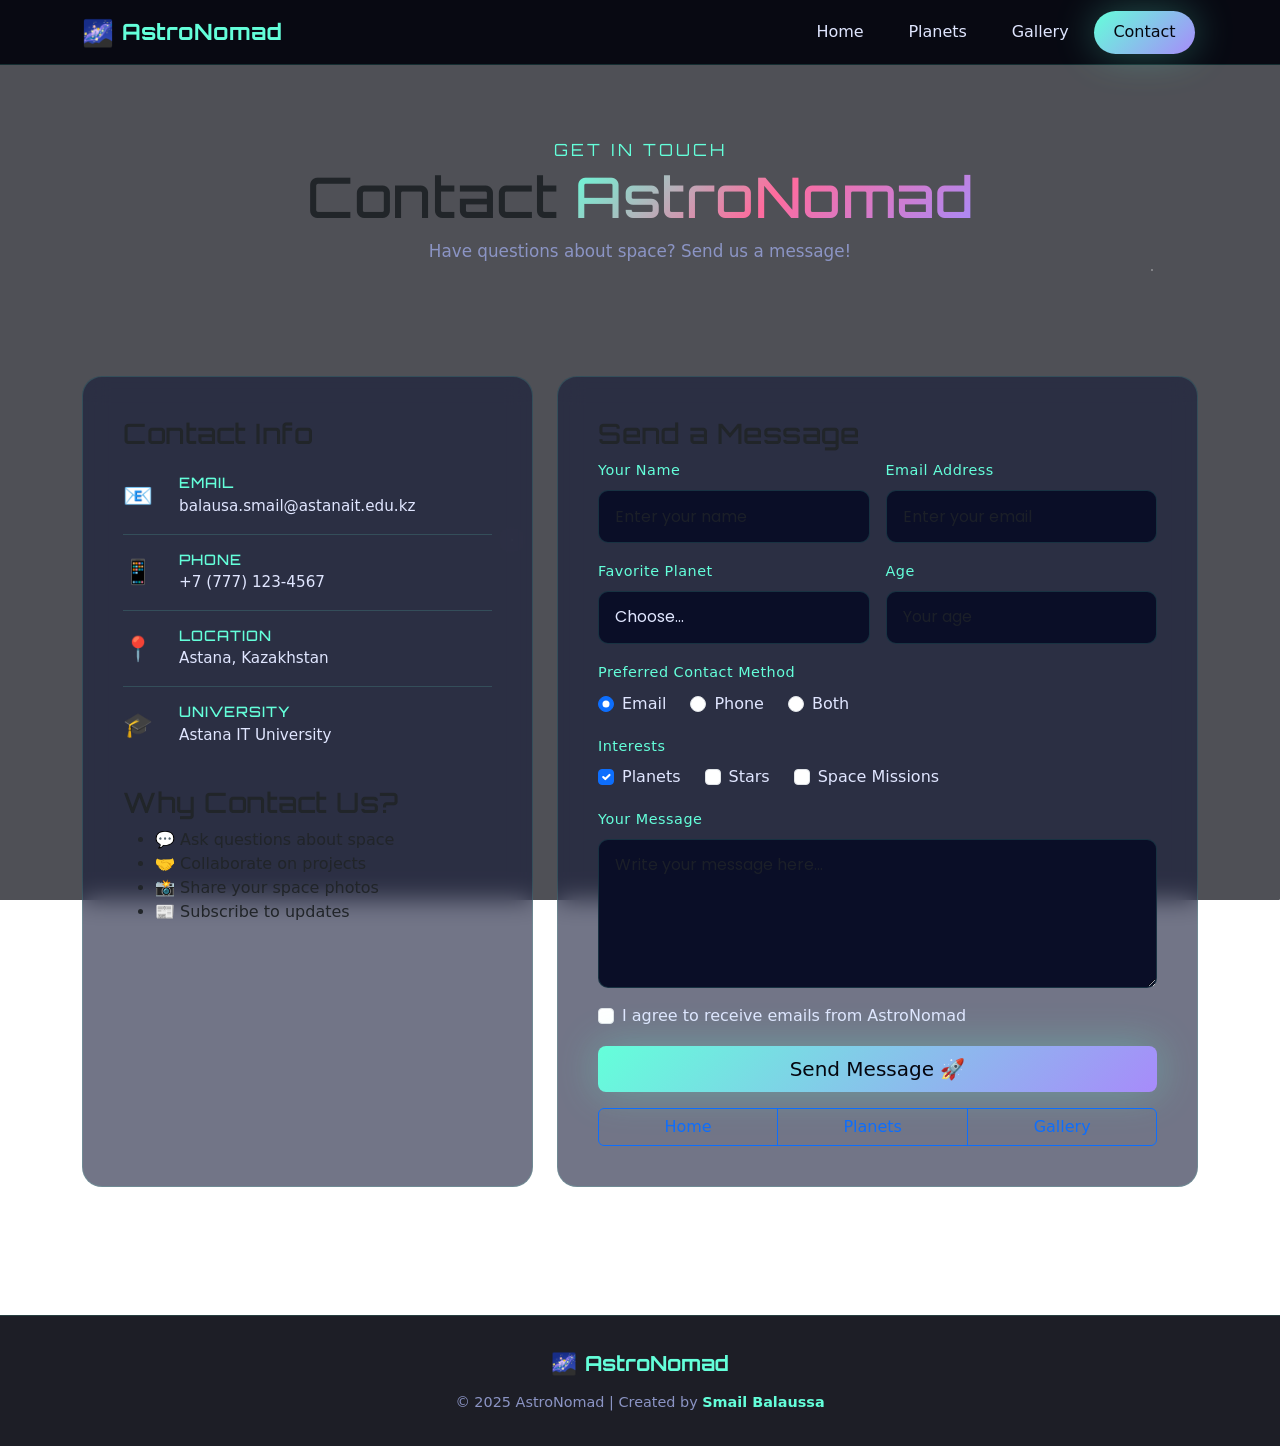
<file: contact.html>
<!DOCTYPE html>
<html lang="en">
<head>
    <meta charset="UTF-8">
    <meta name="viewport" content="width=device-width, initial-scale=1.0">
    <title>AstroNomad | Contact Us</title>
    <link rel="stylesheet" href="css/style.css">
    <link href="https://cdn.jsdelivr.net/npm/bootstrap@5.3.2/dist/css/bootstrap.min.css" rel="stylesheet">
    <link href="https://fonts.googleapis.com/css2?family=Orbitron:wght@400;700;900&family=Poppins:wght@300;400;600&display=swap" rel="stylesheet">
</head>
<body>

    <nav class="navbar navbar-expand-lg navbar-dark custom-navbar sticky-top">
        <div class="container">
            <a class="navbar-brand" href="index.html">
                <span class="logo-icon">🌌</span> AstroNomad
            </a>
            <button class="navbar-toggler" type="button" data-bs-toggle="collapse" data-bs-target="#mainNav">
                <span class="navbar-toggler-icon"></span>
            </button>
            <div class="collapse navbar-collapse" id="mainNav">
                <ul class="navbar-nav ms-auto">
                    <li class="nav-item"><a class="nav-link" href="index.html">Home</a></li>
                    <li class="nav-item"><a class="nav-link" href="planets.html">Planets</a></li>
                    <li class="nav-item"><a class="nav-link" href="gallery.html">Gallery</a></li>
                    <li class="nav-item"><a class="nav-link active" href="contact.html">Contact</a></li>
                </ul>
            </div>
        </div>
    </nav>

    <section class="page-header">
        <p class="section-tag">Get in Touch</p>
        <h1>Contact <span class="gradient-text">AstroNomad</span></h1>
        <p>Have questions about space? Send us a message!</p>
    </section>

    <section class="contact-section">
        <div class="container">
            <div class="row g-4">
                
                <!-- CONTACT INFO -->
                <div class="col-lg-5">
                    <div class="contact-info">
                        <h3>Contact Info</h3>
                        
                        <div class="info-item">
                            <span class="info-icon">📧</span>
                            <div>
                                <h4>Email</h4>
                                <p>balausa.smail@astanait.edu.kz</p>
                            </div>
                        </div>
                        
                        <div class="info-item">
                            <span class="info-icon">📱</span>
                            <div>
                                <h4>Phone</h4>
                                <p>+7 (777) 123-4567</p>
                            </div>
                        </div>
                        
                        <div class="info-item">
                            <span class="info-icon">📍</span>
                            <div>
                                <h4>Location</h4>
                                <p>Astana, Kazakhstan</p>
                            </div>
                        </div>
                        
                        <div class="info-item">
                            <span class="info-icon">🎓</span>
                            <div>
                                <h4>University</h4>
                                <p>Astana IT University</p>
                            </div>
                        </div>

                        <h3 style="margin-top: 1.5rem;">Why Contact Us?</h3>
                        <ul class="contact-reasons">
                            <li>💬 Ask questions about space</li>
                            <li>🤝 Collaborate on projects</li>
                            <li>📸 Share your space photos</li>
                            <li>📰 Subscribe to updates</li>
                        </ul>
                    </div>
                </div>

                <!-- BOOTSTRAP FORM -->
                <div class="col-lg-7">
                    <div class="form-container">
                        <h3>Send a Message</h3>
                        
                        <form id="contact-form">
                            <div class="row g-3">
                                
                                <div class="col-md-6">
                                    <label for="name" class="form-label">Your Name</label>
                                    <input type="text" class="form-control" id="name" placeholder="Enter your name" required>
                                </div>
                                
                                <div class="col-md-6">
                                    <label for="email" class="form-label">Email Address</label>
                                    <input type="email" class="form-control" id="email" placeholder="Enter your email" required>
                                </div>
                                
                                <div class="col-md-6">
                                    <label for="planet" class="form-label">Favorite Planet</label>
                                    <select class="form-select" id="planet">
                                        <option selected>Choose...</option>
                                        <option value="mercury">Mercury</option>
                                        <option value="venus">Venus</option>
                                        <option value="earth">Earth</option>
                                        <option value="mars">Mars</option>
                                        <option value="jupiter">Jupiter</option>
                                        <option value="saturn">Saturn</option>
                                        <option value="uranus">Uranus</option>
                                        <option value="neptune">Neptune</option>
                                    </select>
                                </div>
                                
                                <div class="col-md-6">
                                    <label for="age" class="form-label">Age</label>
                                    <input type="number" class="form-control" id="age" placeholder="Your age" min="1" max="120">
                                </div>
                                
                                <div class="col-12">
                                    <label class="form-label">Preferred Contact Method</label>
                                    <div class="d-flex gap-4 flex-wrap">
                                        <div class="form-check">
                                            <input class="form-check-input" type="radio" name="contactMethod" id="contactEmail" checked>
                                            <label class="form-check-label" for="contactEmail">Email</label>
                                        </div>
                                        <div class="form-check">
                                            <input class="form-check-input" type="radio" name="contactMethod" id="contactPhone">
                                            <label class="form-check-label" for="contactPhone">Phone</label>
                                        </div>
                                        <div class="form-check">
                                            <input class="form-check-input" type="radio" name="contactMethod" id="contactBoth">
                                            <label class="form-check-label" for="contactBoth">Both</label>
                                        </div>
                                    </div>
                                </div>
                                
                                <div class="col-12">
                                    <label class="form-label">Interests</label>
                                    <div class="d-flex gap-4 flex-wrap">
                                        <div class="form-check">
                                            <input class="form-check-input" type="checkbox" id="interestPlanets" checked>
                                            <label class="form-check-label" for="interestPlanets">Planets</label>
                                        </div>
                                        <div class="form-check">
                                            <input class="form-check-input" type="checkbox" id="interestStars">
                                            <label class="form-check-label" for="interestStars">Stars</label>
                                        </div>
                                        <div class="form-check">
                                            <input class="form-check-input" type="checkbox" id="interestMissions">
                                            <label class="form-check-label" for="interestMissions">Space Missions</label>
                                        </div>
                                    </div>
                                </div>
                                
                                <div class="col-12">
                                    <label for="message" class="form-label">Your Message</label>
                                    <textarea class="form-control" id="message" rows="5" placeholder="Write your message here..." required></textarea>
                                </div>
                                
                                <div class="col-12">
                                    <div class="form-check">
                                        <input class="form-check-input" type="checkbox" id="agree" required>
                                        <label class="form-check-label" for="agree">
                                            I agree to receive emails from AstroNomad
                                        </label>
                                    </div>
                                </div>
                                
                                <div class="col-12">
                                    <button type="submit" class="btn btn-primary btn-lg w-100">
                                        Send Message 🚀
                                    </button>
                                </div>
                                
                                <div class="col-12">
                                    <div class="btn-group w-100" role="group">
                                        <a href="index.html" class="btn btn-outline-primary">Home</a>
                                        <a href="planets.html" class="btn btn-outline-primary">Planets</a>
                                        <a href="gallery.html" class="btn btn-outline-primary">Gallery</a>
                                    </div>
                                </div>
                                
                            </div>
                        </form>
                    </div>
                </div>
                
            </div>
        </div>
    </section>

    <footer>
        <div class="footer-content">
            <div class="footer-brand">
                <span class="logo-icon">🌌</span>
                <span>AstroNomad</span>
            </div>
            <p>© 2025 AstroNomad | Created by <strong>Smail Balaussa</strong></p>
        </div>
    </footer>

    <script src="https://cdn.jsdelivr.net/npm/bootstrap@5.3.2/dist/js/bootstrap.bundle.min.js"></script>
</body>
</html>
</file>
<file: css/style.css>
/* ========================================
   🌌 AstroNomad - Space Blog (Midka Version)
   Author: Smail Balaussa
   ======================================== */

* {
    margin: 0;
    padding: 0;
    box-sizing: border-box;
}

:root {
    --bg-dark: #05060f;
    --bg-card: rgba(20, 25, 55, 0.6);
    --bg-card-solid: #141937;
    --primary: #64ffda;
    --secondary: #ff6b9d;
    --accent: #a78bfa;
    --text: #e0e6ff;
    --text-muted: #8b94c4;
    --border: rgba(100, 255, 218, 0.15);
    --glow: 0 0 40px rgba(100, 255, 218, 0.3);
}

html {
    scroll-behavior: smooth;
}

body {
    font-family: 'Poppins', sans-serif;
    background: var(--bg-dark);
    color: var(--text);
    line-height: 1.7;
    overflow-x: hidden;
    position: relative;
    min-height: 100vh;
}

body::before {
    content: '';
    position: fixed;
    inset: 0;
    z-index: -1;
    background-color: #05060f;
    background-image: 
        radial-gradient(2px 2px at 20% 30%, white, transparent),
        radial-gradient(2px 2px at 60% 70%, white, transparent),
        radial-gradient(1px 1px at 50% 50%, white, transparent),
        radial-gradient(1px 1px at 80% 10%, white, transparent),
        radial-gradient(2px 2px at 90% 60%, white, transparent),
        radial-gradient(1px 1px at 33% 80%, white, transparent),
        radial-gradient(2px 2px at 15% 90%, white, transparent),
        radial-gradient(1px 1px at 70% 25%, white, transparent),
        radial-gradient(1px 1px at 45% 15%, white, transparent),
        radial-gradient(2px 2px at 25% 55%, white, transparent);
    background-size: 200% 200%;
    animation: stars-move 90s linear infinite;
    opacity: 0.7;
}

@keyframes stars-move {
    from { background-position: 0 0; }
    to { background-position: 100% 100%; }
}

h1, h2, h3, h4 {
    font-family: 'Orbitron', sans-serif;
    color: #ffffff;
    margin-bottom: 1rem;
    letter-spacing: 0.5px;
}

h1 { font-size: 3.5rem; line-height: 1.1; }
h2 { font-size: 2.2rem; }
h3 { font-size: 1.3rem; }
h4 { font-size: 1rem; }

p {
    margin-bottom: 1rem;
    color: var(--text-muted);
}

a {
    color: var(--primary);
    text-decoration: none;
    transition: color 0.3s ease;
}

a:hover {
    color: var(--secondary);
}

img {
    max-width: 100%;
    height: auto;
    display: block;
}

.gradient-text {
    background: linear-gradient(135deg, var(--primary), var(--secondary), var(--accent));
    -webkit-background-clip: text;
    -webkit-text-fill-color: transparent;
    background-clip: text;
}

section {
    max-width: 1300px;
    margin: 0 auto;
    padding: 5rem 2rem;
}

.section-header {
    text-align: center;
    margin-bottom: 3rem;
}

.section-tag {
    display: inline-block;
    color: var(--primary);
    font-family: 'Orbitron', sans-serif;
    font-size: 0.85rem;
    letter-spacing: 3px;
    text-transform: uppercase;
    margin-bottom: 0.8rem;
}

/* === BOOTSTRAP NAVBAR CUSTOMIZATION === */
.custom-navbar {
    background: rgba(5, 6, 15, 0.95) !important;
    backdrop-filter: blur(20px);
    -webkit-backdrop-filter: blur(20px);
    border-bottom: 1px solid var(--border);
    padding: 1rem 0;
}

.custom-navbar .navbar-brand {
    font-family: 'Orbitron', sans-serif;
    font-size: 1.4rem;
    font-weight: 700;
    color: var(--primary) !important;
    display: flex;
    align-items: center;
    gap: 0.5rem;
}

.custom-navbar .logo-icon {
    font-size: 1.6rem;
    animation: spin-slow 20s linear infinite;
    display: inline-block;
}

@keyframes spin-slow {
    from { transform: rotate(0deg); }
    to { transform: rotate(360deg); }
}

.custom-navbar .nav-link {
    color: var(--text) !important;
    font-weight: 500;
    padding: 0.6rem 1.2rem !important;
    border-radius: 50px;
    transition: all 0.3s ease;
    margin: 0 0.2rem;
}

.custom-navbar .nav-link:hover,
.custom-navbar .nav-link.active {
    background: linear-gradient(135deg, var(--primary), var(--accent));
    color: var(--bg-dark) !important;
    box-shadow: var(--glow);
}

.navbar-toggler {
    border-color: var(--border);
}

/* === BUTTONS === */
.btn {
    display: inline-flex;
    align-items: center;
    gap: 0.5rem;
    padding: 0.9rem 2rem;
    border-radius: 50px;
    font-family: 'Poppins', sans-serif;
    font-weight: 600;
    font-size: 1rem;
    text-decoration: none;
    border: none;
    cursor: pointer;
    transition: all 0.3s ease;
}

.btn-primary {
    background: linear-gradient(135deg, var(--primary), var(--accent)) !important;
    color: var(--bg-dark) !important;
    box-shadow: var(--glow);
    border: none !important;
}

.btn-primary:hover {
    transform: translateY(-3px);
    box-shadow: 0 15px 40px rgba(100, 255, 218, 0.5);
    color: var(--bg-dark) !important;
}

.btn-secondary {
    background: transparent;
    color: var(--primary);
    border: 2px solid var(--primary);
}

.btn-secondary:hover {
    background: var(--primary);
    color: var(--bg-dark);
    transform: translateY(-3px);
}

/* === HERO === */
.hero {
    min-height: 90vh;
    display: flex;
    flex-direction: column;
    justify-content: center;
    align-items: center;
    padding: 4rem 2rem;
    text-align: center;
}

.hero-content {
    max-width: 900px;
    animation: fadeInUp 1s ease-out;
}

@keyframes fadeInUp {
    from { opacity: 0; transform: translateY(30px); }
    to { opacity: 1; transform: translateY(0); }
}

.hero-tag {
    display: inline-block;
    color: var(--primary);
    font-family: 'Orbitron', sans-serif;
    font-size: 0.9rem;
    letter-spacing: 3px;
    text-transform: uppercase;
    margin-bottom: 1.5rem;
    padding: 0.5rem 1.2rem;
    border: 1px solid var(--border);
    border-radius: 50px;
    background: rgba(100, 255, 218, 0.05);
}

.hero-title {
    font-size: 4.5rem;
    font-weight: 900;
    line-height: 1.05;
    margin-bottom: 1.5rem;
}

.hero-desc {
    font-size: 1.15rem;
    max-width: 600px;
    margin: 0 auto 2.5rem;
    color: var(--text-muted);
}

.hero-buttons {
    display: flex;
    gap: 1rem;
    justify-content: center;
    flex-wrap: wrap;
}

/* === AUTHOR CARD === */
.author-card {
    display: grid;
    grid-template-columns: auto 1fr;
    gap: 3rem;
    align-items: start;
    background: var(--bg-card);
    backdrop-filter: blur(12px);
    -webkit-backdrop-filter: blur(12px);
    padding: 3rem;
    border-radius: 24px;
    border: 1px solid var(--border);
    max-width: 1100px;
    margin: 0 auto;
    transition: all 0.4s ease;
}

.author-card:hover {
    border-color: var(--primary);
    box-shadow: var(--glow);
}

.author-photo-wrapper {
    position: sticky;
    top: 100px;
    display: inline-block;
}

.author-photo {
    width: 220px;
    height: 220px;
    border-radius: 50%;
    object-fit: cover;
    border: 4px solid var(--primary);
    box-shadow: 0 0 50px rgba(100, 255, 218, 0.5);
    animation: pulse-glow 3s ease-in-out infinite;
    background: var(--bg-card-solid);
}

@keyframes pulse-glow {
    0%, 100% { box-shadow: 0 0 50px rgba(100, 255, 218, 0.5); }
    50% { box-shadow: 0 0 80px rgba(100, 255, 218, 0.8); }
}

.author-info h3 {
    font-family: 'Orbitron', sans-serif;
    font-size: 2.2rem;
    margin-bottom: 0.3rem;
    background: linear-gradient(135deg, var(--primary), var(--accent));
    -webkit-background-clip: text;
    -webkit-text-fill-color: transparent;
    background-clip: text;
}

.author-role {
    color: var(--primary);
    font-weight: 600;
    font-size: 1.05rem;
    margin-bottom: 0.3rem;
    letter-spacing: 1.5px;
    text-transform: uppercase;
}

.author-location {
    color: var(--text-muted);
    font-size: 0.95rem;
    margin-bottom: 1.5rem;
}

.author-bio {
    color: var(--text);
    font-size: 1rem;
    line-height: 1.8;
    margin-bottom: 1.2rem;
}

.author-bio strong {
    color: var(--primary);
    font-weight: 600;
}

.author-info h4 {
    font-family: 'Orbitron', sans-serif;
    font-size: 1rem;
    color: var(--primary);
    margin-top: 1.8rem;
    margin-bottom: 0.9rem;
    letter-spacing: 2px;
    text-transform: uppercase;
    border-left: 3px solid var(--primary);
    padding-left: 0.8rem;
}

.info-grid {
    list-style: none;
    padding: 0;
    margin: 0;
    display: grid;
    grid-template-columns: repeat(2, 1fr);
    gap: 0.6rem;
}

.info-grid li {
    padding: 0.6rem 1rem;
    background: rgba(100, 255, 218, 0.05);
    border-radius: 8px;
    color: var(--text);
    font-size: 0.9rem;
    border: 1px solid var(--border);
    transition: all 0.3s ease;
}

.info-grid li:hover {
    background: rgba(100, 255, 218, 0.12);
    border-color: var(--primary);
    transform: translateY(-2px);
}

.info-label {
    color: var(--primary);
    font-weight: 600;
}

.hobbies-list {
    list-style: none;
    padding: 0;
    margin: 0;
    display: grid;
    gap: 0.5rem;
}

.hobbies-list li {
    padding: 0.6rem 1rem;
    background: rgba(100, 255, 218, 0.05);
    border-left: 3px solid var(--primary);
    border-radius: 8px;
    color: var(--text);
    font-size: 0.95rem;
    transition: all 0.3s ease;
}

.hobbies-list li:hover {
    background: rgba(100, 255, 218, 0.12);
    transform: translateX(8px);
    border-left-color: var(--secondary);
}

.skills-tags {
    display: flex;
    flex-wrap: wrap;
    gap: 0.6rem;
    margin-top: 0.5rem;
}

.skill-tag {
    display: inline-block;
    padding: 0.4rem 1rem;
    background: linear-gradient(135deg, rgba(100, 255, 218, 0.15), rgba(167, 139, 250, 0.15));
    color: var(--primary);
    border: 1px solid var(--primary);
    border-radius: 50px;
    font-size: 0.85rem;
    font-weight: 500;
    transition: all 0.3s ease;
}

.skill-tag:hover {
    background: linear-gradient(135deg, var(--primary), var(--accent));
    color: var(--bg-dark);
    transform: translateY(-3px);
    box-shadow: var(--glow);
}

.author-goal {
    color: var(--text);
    font-style: italic;
    font-size: 1rem;
    padding: 1.2rem 1.5rem;
    border-left: 4px solid var(--secondary);
    background: rgba(255, 107, 157, 0.08);
    border-radius: 12px;
    margin-top: 0.5rem;
    line-height: 1.7;
}

/* === BOOTSTRAP CARDS === */
.card {
    background: var(--bg-card) !important;
    border: 1px solid var(--border) !important;
    border-radius: 20px !important;
    overflow: hidden;
    transition: all 0.4s ease;
}

.card:hover {
    transform: translateY(-10px);
    border-color: var(--primary) !important;
    box-shadow: var(--glow);
}

.card-img-top {
    height: 220px;
    object-fit: cover;
    transition: transform 0.6s ease;
}

.card:hover .card-img-top {
    transform: scale(1.08);
}

.card-body {
    padding: 1.5rem;
}

.card-title {
    font-family: 'Orbitron', sans-serif;
    color: #fff;
    font-size: 1.2rem;
    margin-bottom: 0.8rem;
}

.card-text {
    color: var(--text-muted);
    margin-bottom: 1.2rem;
}

.card .btn-primary {
    padding: 0.6rem 1.5rem;
    font-size: 0.9rem;
}

/* === FUN FACTS === */
.facts-list {
    list-style: none;
    margin: 0 auto;
    padding: 0;
    display: grid;
    gap: 1rem;
    max-width: 800px;
}

.facts-list li {
    display: flex;
    align-items: center;
    gap: 1.5rem;
    padding: 1.5rem 2rem;
    background: var(--bg-card);
    backdrop-filter: blur(12px);
    -webkit-backdrop-filter: blur(12px);
    border: 1px solid var(--border);
    border-radius: 16px;
    transition: all 0.3s ease;
}

.facts-list li:hover {
    border-color: var(--primary);
    transform: translateX(10px);
}

.fact-number {
    font-family: 'Orbitron', sans-serif;
    font-size: 2rem;
    font-weight: 900;
    background: linear-gradient(135deg, var(--primary), var(--secondary));
    -webkit-background-clip: text;
    -webkit-text-fill-color: transparent;
    min-width: 60px;
}

.fact-text {
    color: var(--text);
    font-size: 1.05rem;
}

/* === PAGE HEADER === */
.page-header {
    text-align: center;
    padding: 4rem 2rem 2rem;
}

.page-header h1 {
    font-size: 3.5rem;
}

.page-header p {
    max-width: 600px;
    margin: 0.5rem auto 0;
    font-size: 1.05rem;
}

/* === PROFILE CIRCULAR IMAGE === */
.profile-section {
    text-align: center;
}

.profile-container {
    position: relative;
    display: inline-block;
    margin-bottom: 2rem;
}

.profile-img {
    width: 220px;
    height: 220px;
    border-radius: 50%;
    object-fit: cover;
    border: 4px solid var(--primary);
    position: relative;
    z-index: 2;
    box-shadow: 0 0 60px rgba(100, 255, 218, 0.5);
    animation: pulse-glow 3s ease-in-out infinite;
}

.profile-glow {
    position: absolute;
    inset: -20px;
    border-radius: 50%;
    background: conic-gradient(from 0deg, var(--primary), var(--secondary), var(--accent), var(--primary));
    filter: blur(25px);
    opacity: 0.6;
    z-index: 1;
    animation: spin-slow 8s linear infinite;
}

.profile-text {
    max-width: 500px;
    margin: 0 auto;
}

/* === GRID LAYOUT (Sidebar + Main) === */
.grid-layout {
    display: grid;
    grid-template-columns: 1fr 2fr;
    grid-template-areas: "sidebar main";
    gap: 2rem;
    max-width: 1200px;
    margin: 0 auto;
    padding: 2rem;
}

.sidebar {
    grid-area: sidebar;
    background: var(--bg-card);
    backdrop-filter: blur(12px);
    -webkit-backdrop-filter: blur(12px);
    padding: 2rem;
    border-radius: 20px;
    border: 1px solid var(--border);
    height: fit-content;
}

.sidebar h3 {
    color: var(--primary);
    font-family: 'Orbitron', sans-serif;
    font-size: 1.1rem;
    margin-top: 1rem;
    margin-bottom: 0.8rem;
}

.sidebar h3:first-child {
    margin-top: 0;
}

.sidebar ul {
    list-style: none;
    padding: 0;
}

.sidebar li {
    margin-bottom: 0.5rem;
}

.sidebar a {
    color: var(--text);
    padding: 0.5rem 1rem;
    display: block;
    border-radius: 8px;
    transition: all 0.3s ease;
}

.sidebar a:hover {
    background: rgba(100, 255, 218, 0.1);
    color: var(--primary);
    padding-left: 1.5rem;
}

.main-content {
    grid-area: main;
    background: var(--bg-card);
    backdrop-filter: blur(12px);
    -webkit-backdrop-filter: blur(12px);
    padding: 2rem;
    border-radius: 20px;
    border: 1px solid var(--border);
}

.main-content h2 {
    color: var(--primary);
    font-family: 'Orbitron', sans-serif;
}

/* === TABLE === */
.table-wrapper {
    overflow-x: auto;
    border-radius: 20px;
    border: 1px solid var(--border);
    background: var(--bg-card);
    backdrop-filter: blur(12px);
    -webkit-backdrop-filter: blur(12px);
}

table {
    width: 100%;
    border-collapse: collapse;
    min-width: 600px;
}

table th {
    background: linear-gradient(135deg, rgba(100, 255, 218, 0.15), rgba(167, 139, 250, 0.15));
    color: var(--primary);
    padding: 1.2rem 1.5rem;
    text-align: left;
    font-family: 'Orbitron', sans-serif;
    font-size: 0.9rem;
    letter-spacing: 1px;
    text-transform: uppercase;
    border-bottom: 2px solid var(--primary);
}

table td {
    padding: 1rem 1.5rem;
    border-bottom: 1px solid var(--border);
    color: var(--text);
}

table tbody tr {
    transition: background 0.3s ease;
}

table tbody tr:hover {
    background: rgba(100, 255, 218, 0.08);
}

table tbody tr:last-child td {
    border-bottom: none;
}

/* === CAROUSEL === */
.carousel-section {
    max-width: 1100px;
    margin: 2rem auto;
    padding: 0 2rem;
}

.carousel-item img {
    height: 500px;
    object-fit: cover;
    border-radius: 20px;
}

.carousel-caption {
    background: rgba(5, 6, 15, 0.85);
    backdrop-filter: blur(10px);
    border-radius: 12px;
    padding: 1rem;
    border: 1px solid var(--border);
}

.carousel-caption h3 {
    color: var(--primary);
    font-family: 'Orbitron', sans-serif;
    margin-bottom: 0.3rem;
}

.carousel-indicators button {
    background-color: var(--primary) !important;
}

.carousel-control-prev-icon,
.carousel-control-next-icon {
    background-color: rgba(100, 255, 218, 0.5);
    border-radius: 50%;
    padding: 1.5rem;
}

/* === IMAGE GALLERY (Grid) === */
.gallery-section {
    max-width: 1200px;
    margin: 0 auto;
    padding: 3rem 2rem;
}

.image-gallery {
    display: grid;
    grid-template-columns: repeat(3, 1fr);
    gap: 1rem;
}

.gallery-item {
    position: relative;
    overflow: hidden;
    border-radius: 16px;
    aspect-ratio: 1;
    cursor: pointer;
    border: 1px solid var(--border);
}

.gallery-item img {
    width: 100%;
    height: 100%;
    object-fit: cover;
    transition: transform 0.5s ease;
}

.gallery-item:hover img {
    transform: scale(1.15);
}

.gallery-item .caption {
    position: absolute;
    bottom: 0;
    left: 0;
    right: 0;
    background: linear-gradient(to top, rgba(5, 6, 15, 0.95), transparent);
    color: var(--primary);
    padding: 2rem 1rem 1rem;
    font-family: 'Orbitron', sans-serif;
    font-weight: 700;
    text-align: center;
    opacity: 0;
    transform: translateY(20px);
    transition: all 0.4s ease;
    letter-spacing: 1px;
}

.gallery-item:hover .caption {
    opacity: 1;
    transform: translateY(0);
}

/* === BOOTSTRAP FORM === */
.form-container {
    background: var(--bg-card);
    backdrop-filter: blur(12px);
    -webkit-backdrop-filter: blur(12px);
    padding: 2.5rem;
    border-radius: 20px;
    border: 1px solid var(--border);
}

.form-control, .form-select {
    background: #0a0e27 !important;
    border: 1px solid var(--border) !important;
    color: var(--text) !important;
    border-radius: 10px !important;
    padding: 0.85rem 1rem !important;
    font-family: 'Poppins', sans-serif;
}

.form-control:focus, .form-select:focus {
    border-color: var(--primary) !important;
    box-shadow: 0 0 0 3px rgba(100, 255, 218, 0.15) !important;
    background: #0d1230 !important;
}

.form-control::placeholder {
    color: var(--text-muted);
}

.form-label {
    color: var(--primary);
    font-weight: 500;
    font-size: 0.9rem;
    letter-spacing: 0.5px;
}

.form-check-input {
    background-color: #0a0e27;
    border-color: var(--border);
}

.form-check-input:checked {
    background-color: var(--primary);
    border-color: var(--primary);
}

.form-check-label {
    color: var(--text);
}

/* === CONTACT INFO === */
.contact-info {
    background: var(--bg-card);
    backdrop-filter: blur(12px);
    -webkit-backdrop-filter: blur(12px);
    padding: 2.5rem;
    border-radius: 20px;
    border: 1px solid var(--border);
    height: 100%;
}

.info-item {
    display: flex;
    align-items: center;
    gap: 1rem;
    padding: 1rem 0;
    border-bottom: 1px solid var(--border);
}

.info-item:last-of-type {
    border-bottom: none;
}

.info-icon {
    font-size: 1.5rem;
    min-width: 40px;
}

.info-item h4 {
    margin-bottom: 0.2rem;
    color: var(--primary);
    font-family: 'Orbitron', sans-serif;
    font-size: 0.9rem;
    letter-spacing: 1px;
    text-transform: uppercase;
}

.info-item p {
    margin: 0;
    color: var(--text);
    font-size: 0.95rem;
}

/* === FOOTER === */
footer {
    background: rgba(5, 6, 15, 0.9);
    border-top: 1px solid var(--border);
    text-align: center;
    padding: 2rem;
    margin-top: 3rem;
}

.footer-content {
    max-width: 1200px;
    margin: 0 auto;
}

.footer-brand {
    font-family: 'Orbitron', sans-serif;
    font-size: 1.3rem;
    font-weight: 700;
    color: var(--primary);
    margin-bottom: 0.8rem;
    display: flex;
    align-items: center;
    justify-content: center;
    gap: 0.5rem;
}

footer p {
    color: var(--text-muted);
    margin: 0;
    font-size: 0.9rem;
}

footer strong {
    color: var(--primary);
}

/* ========================================
   RESPONSIVE (Media Queries)
   ======================================== */

@media (max-width: 992px) {
    .grid-layout {
        grid-template-columns: 1fr;
        grid-template-areas: 
            "sidebar"
            "main";
    }
    
    .image-gallery {
        grid-template-columns: repeat(2, 1fr);
    }
    
    .carousel-item img {
        height: 400px;
    }
    
    .author-card {
        grid-template-columns: 1fr;
        text-align: center;
        gap: 2rem;
    }
    
    .author-photo-wrapper {
        position: static;
        margin: 0 auto;
    }
    
    .info-grid {
        grid-template-columns: 1fr;
        text-align: left;
    }
}

@media (max-width: 768px) {
    h1 { font-size: 2.2rem; }
    h2 { font-size: 1.6rem; }
    h3 { font-size: 1.1rem; }
    
    .hero-title { font-size: 2.5rem; }
    .hero-desc { font-size: 1rem; }
    
    section {
        padding: 3rem 1rem;
    }
    
    .page-header h1 {
        font-size: 2.2rem;
    }
    
    .author-photo {
        width: 160px;
        height: 160px;
    }
    
    .author-info h3 {
        font-size: 1.6rem;
    }
    
    .section-tag {
        font-size: 0.75rem;
    }
}

@media (max-width: 576px) {
    .image-gallery {
        grid-template-columns: 1fr;
    }
    
    .carousel-item img {
        height: 250px;
    }
    
    .custom-navbar .navbar-brand {
        font-size: 1.1rem;
    }
    
    .hero-title {
        font-size: 2rem;
    }
    
    .btn {
        padding: 0.7rem 1.5rem;
        font-size: 0.9rem;
    }
    
    .facts-list li {
        padding: 1rem 1.2rem;
        gap: 1rem;
    }
    
    .fact-number {
        font-size: 1.5rem;
        min-width: 45px;
    }
    
    .fact-text {
        font-size: 0.9rem;
    }
    
    table {
        font-size: 0.85rem;
    }
    
    table th, table td {
        padding: 0.6rem 0.8rem;
    }
}
</file>
